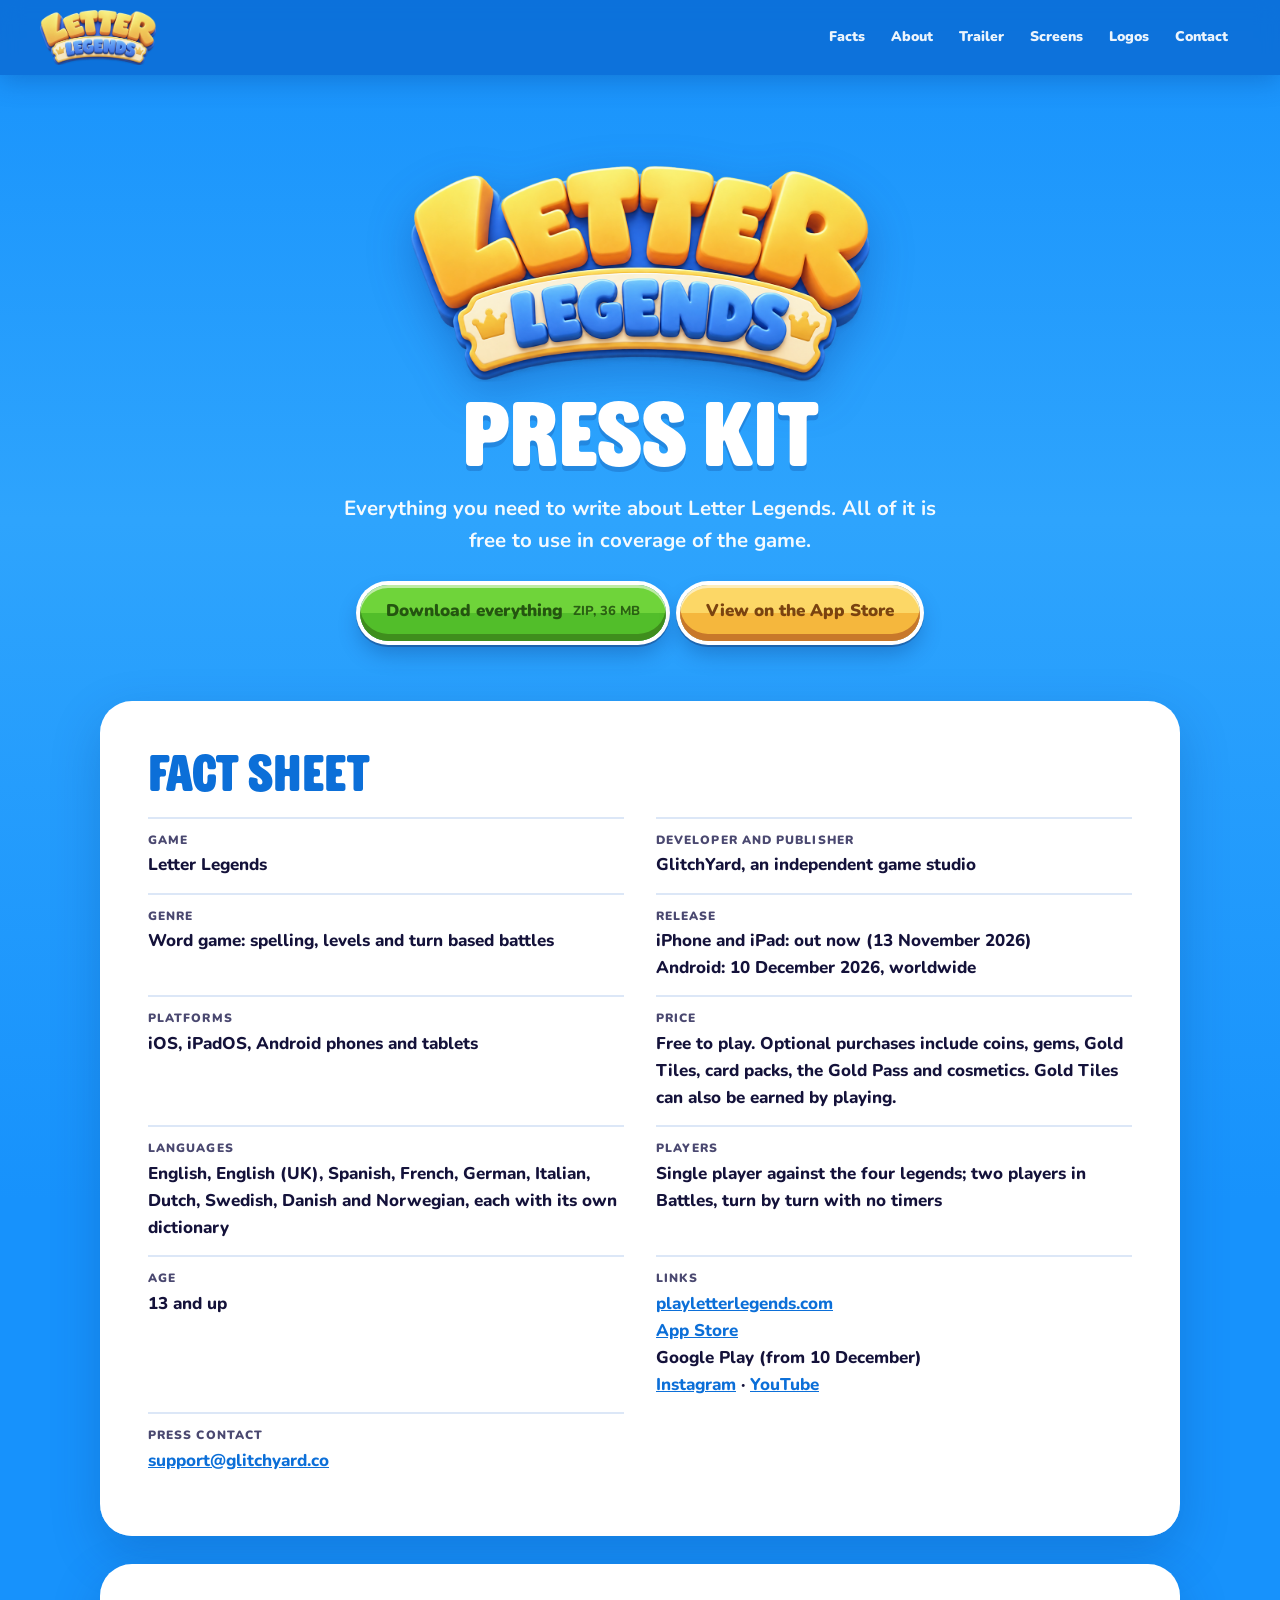
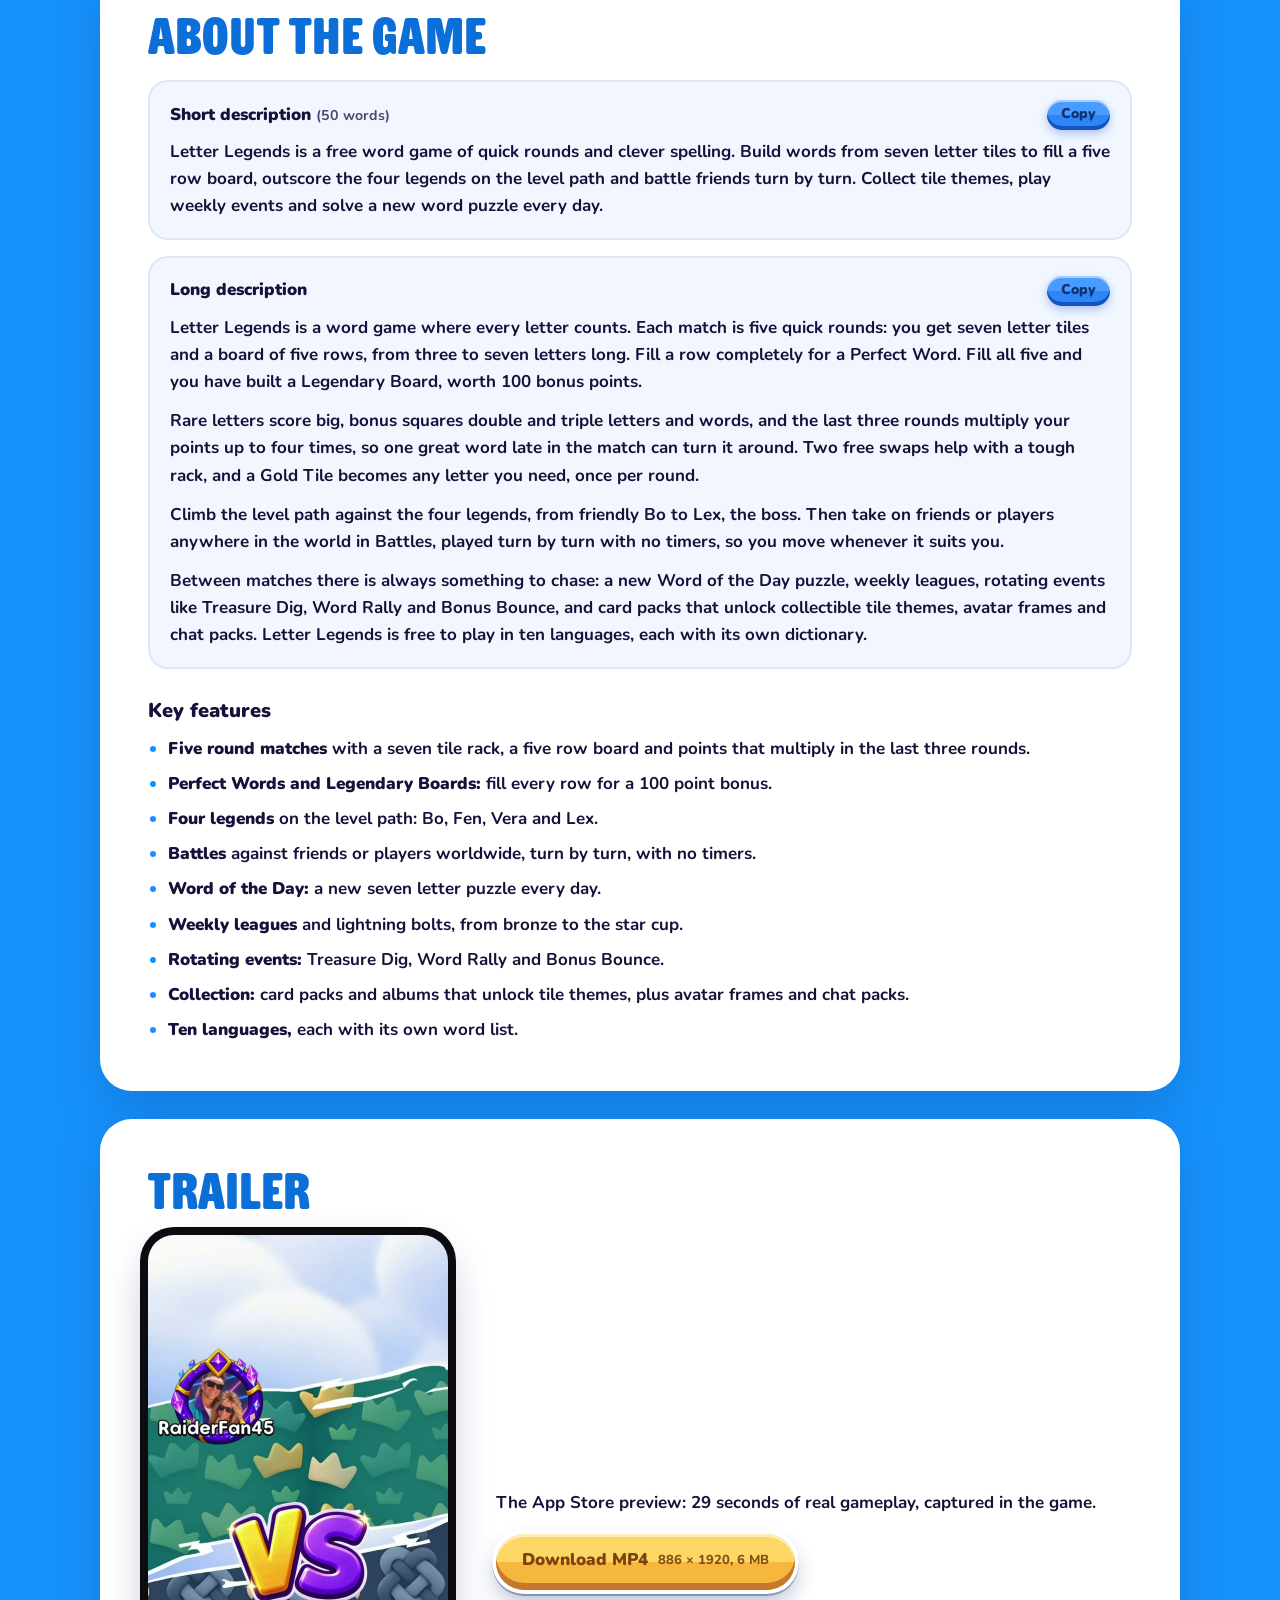
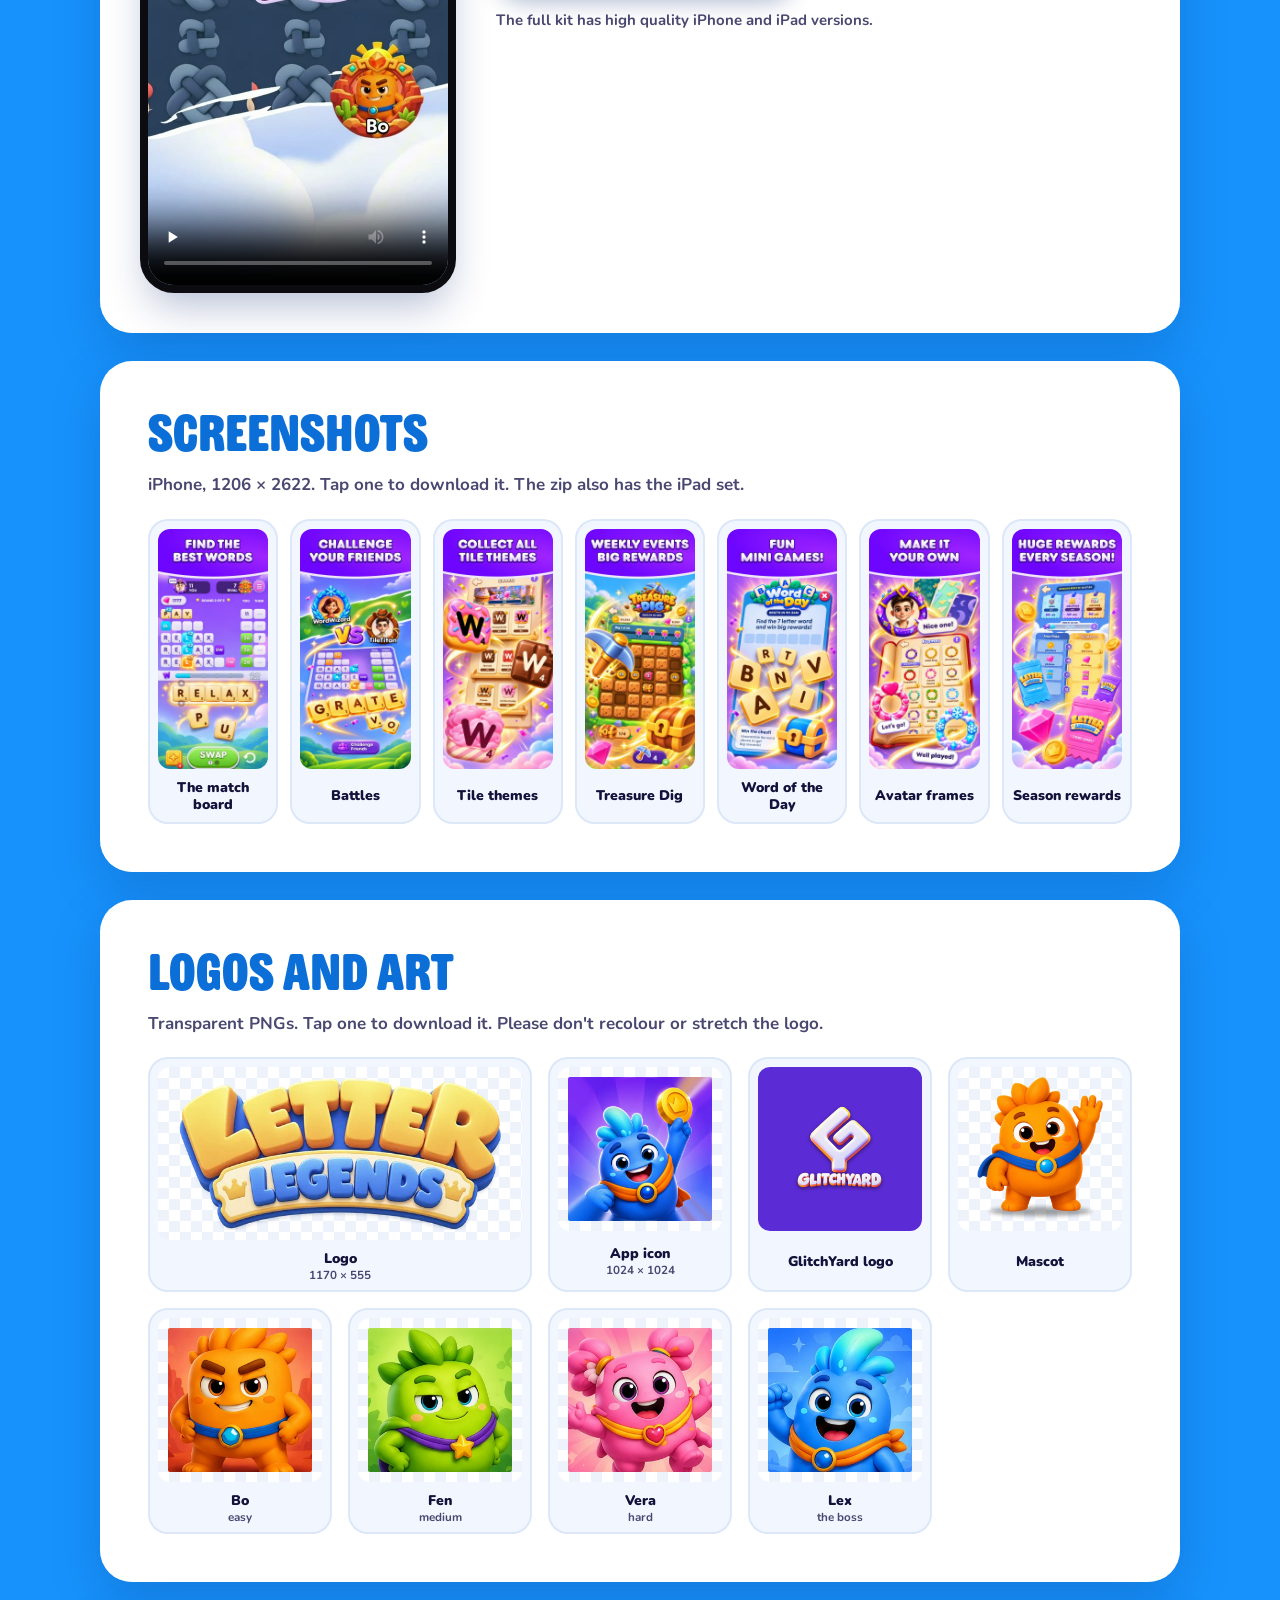
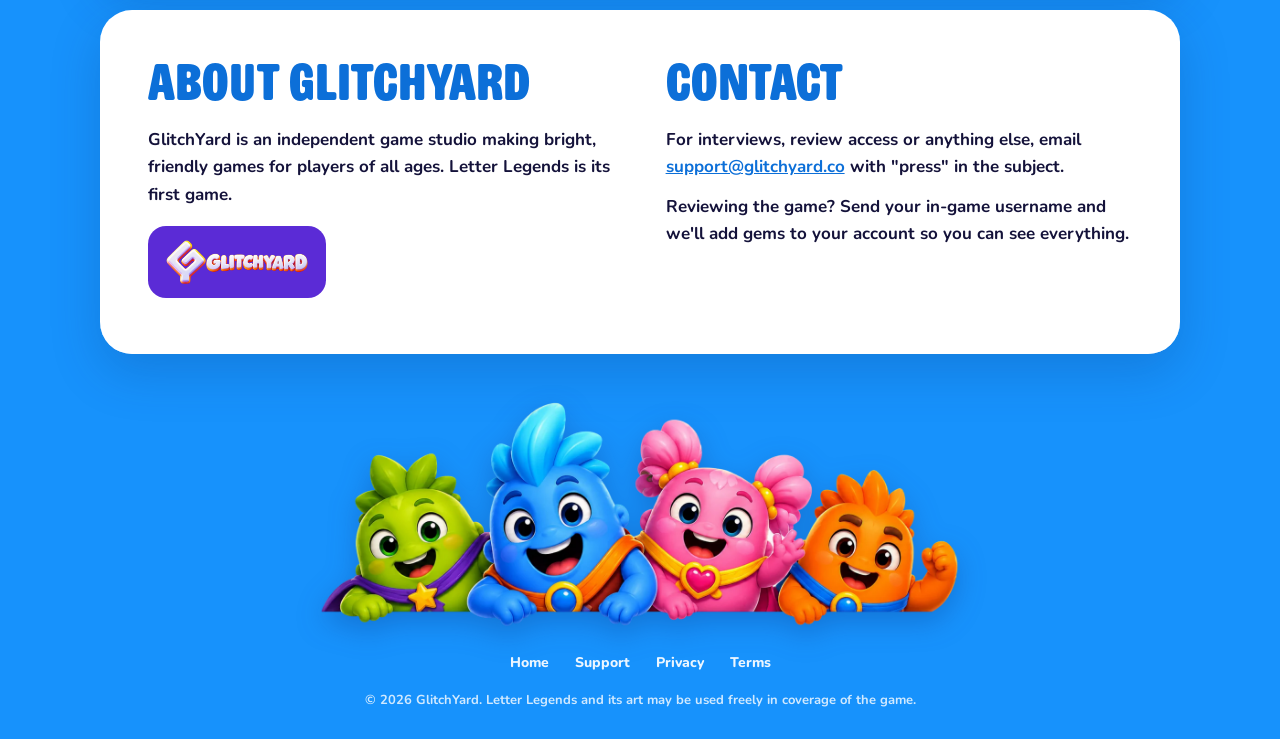
<file: press/index.html>
<!doctype html>
<html lang="en">
<head>
<meta charset="utf-8">
<meta name="viewport" content="width=device-width, initial-scale=1">
<title>Press kit | Letter Legends</title>
<meta name="description" content="The Letter Legends press kit: fact sheet, descriptions, trailer, screenshots, logos and character art, all free to use in coverage of the game.">
<meta name="theme-color" content="#1792FC">
<link rel="canonical" href="https://playletterlegends.com/press/">
<meta property="og:type" content="website">
<meta property="og:url" content="https://playletterlegends.com/press/">
<meta property="og:title" content="Letter Legends press kit">
<meta property="og:description" content="Fact sheet, trailer, screenshots, logos and art for Letter Legends.">
<meta property="og:image" content="https://playletterlegends.com/assets/og.png">
<meta property="og:image:width" content="1200">
<meta property="og:image:height" content="630">
<meta name="twitter:card" content="summary_large_image">
<link rel="icon" href="../assets/favicon.png">
<link rel="apple-touch-icon" href="../assets/app-icon.png">
<link rel="preconnect" href="https://fonts.googleapis.com">
<link rel="preconnect" href="https://fonts.gstatic.com" crossorigin>
<link rel="stylesheet" href="https://fonts.googleapis.com/css2?family=Nunito:wght@600;700;800;900&display=swap">
<link rel="stylesheet" href="press.css">
</head>
<body>
<a class="skip" href="#main">Skip to content</a>

<header class="bar">
  <a class="bar__home" href="../" aria-label="Letter Legends home"><img src="../assets/logo.webp" alt="Letter Legends" width="1200" height="585"></a>
  <nav class="bar__nav" aria-label="Press kit sections">
    <a href="#facts">Facts</a>
    <a href="#about">About</a>
    <a href="#trailer">Trailer</a>
    <a href="#screens">Screens</a>
    <a href="#art">Logos</a>
    <a href="#contact">Contact</a>
  </nav>
</header>

<main id="main">

  <section class="hero" aria-labelledby="hero-h">
    <img class="hero__logo" src="media/art/letter-legends-logo.png" alt="Letter Legends" width="1170" height="555">
    <h1 class="hero__h" id="hero-h">Press kit</h1>
    <p class="hero__lede">Everything you need to write about Letter Legends. All of it is free to use in coverage of the game.</p>
    <div class="hero__cta">
      <a class="btn btn--green" href="media/letter-legends-press-kit.zip" download>Download everything <small>ZIP, 36 MB</small></a>
      <a class="btn btn--orange" href="https://apps.apple.com/app/id6785250916" target="_blank" rel="noopener">View on the App Store</a>
    </div>
  </section>

  <!-- FACT SHEET -->
  <section class="card" id="facts" aria-labelledby="facts-h">
    <h2 class="h2" id="facts-h">Fact sheet</h2>
    <dl class="facts">
      <div><dt>Game</dt><dd>Letter Legends</dd></div>
      <div><dt>Developer and publisher</dt><dd>GlitchYard, an independent game studio</dd></div>
      <div><dt>Genre</dt><dd>Word game: spelling, levels and turn based battles</dd></div>
      <div><dt>Release</dt><dd>iPhone and iPad: out now (13 November 2026)<br>Android: 10 December 2026, worldwide</dd></div>
      <div><dt>Platforms</dt><dd>iOS, iPadOS, Android phones and tablets</dd></div>
      <div><dt>Price</dt><dd>Free to play. Optional purchases include coins, gems, Gold Tiles, card packs, the Gold Pass and cosmetics. Gold Tiles can also be earned by playing.</dd></div>
      <div><dt>Languages</dt><dd>English, English (UK), Spanish, French, German, Italian, Dutch, Swedish, Danish and Norwegian, each with its own dictionary</dd></div>
      <div><dt>Players</dt><dd>Single player against the four legends; two players in Battles, turn by turn with no timers</dd></div>
      <div><dt>Age</dt><dd>13 and up</dd></div>
      <div><dt>Links</dt><dd><a href="https://playletterlegends.com">playletterlegends.com</a><br><a href="https://apps.apple.com/app/id6785250916" target="_blank" rel="noopener">App Store</a><br>Google Play (from 10 December)<br><a href="https://www.instagram.com/letterlegends_official" target="_blank" rel="noopener">Instagram</a> · <a href="https://www.youtube.com/@letterlegends_official" target="_blank" rel="noopener">YouTube</a></dd></div>
      <div><dt>Press contact</dt><dd><a href="mailto:support@glitchyard.co?subject=Letter%20Legends%20press">support@glitchyard.co</a></dd></div>
    </dl>
  </section>

  <!-- ABOUT -->
  <section class="card" id="about" aria-labelledby="about-h">
    <h2 class="h2" id="about-h">About the game</h2>

    <div class="copyblock">
      <div class="copyblock__head"><h3>Short description <small>(50 words)</small></h3><button class="copy" type="button" data-copy="short">Copy</button></div>
      <p id="short">Letter Legends is a free word game of quick rounds and clever spelling. Build words from seven letter tiles to fill a five row board, outscore the four legends on the level path and battle friends turn by turn. Collect tile themes, play weekly events and solve a new word puzzle every day.</p>
    </div>

    <div class="copyblock">
      <div class="copyblock__head"><h3>Long description</h3><button class="copy" type="button" data-copy="long">Copy</button></div>
      <div id="long">
        <p>Letter Legends is a word game where every letter counts. Each match is five quick rounds: you get seven letter tiles and a board of five rows, from three to seven letters long. Fill a row completely for a Perfect Word. Fill all five and you have built a Legendary Board, worth 100 bonus points.</p>
        <p>Rare letters score big, bonus squares double and triple letters and words, and the last three rounds multiply your points up to four times, so one great word late in the match can turn it around. Two free swaps help with a tough rack, and a Gold Tile becomes any letter you need, once per round.</p>
        <p>Climb the level path against the four legends, from friendly Bo to Lex, the boss. Then take on friends or players anywhere in the world in Battles, played turn by turn with no timers, so you move whenever it suits you.</p>
        <p>Between matches there is always something to chase: a new Word of the Day puzzle, weekly leagues, rotating events like Treasure Dig, Word Rally and Bonus Bounce, and card packs that unlock collectible tile themes, avatar frames and chat packs. Letter Legends is free to play in ten languages, each with its own dictionary.</p>
      </div>
    </div>

    <h3 class="h3">Key features</h3>
    <ul class="feats">
      <li><b>Five round matches</b> with a seven tile rack, a five row board and points that multiply in the last three rounds.</li>
      <li><b>Perfect Words and Legendary Boards:</b> fill every row for a 100 point bonus.</li>
      <li><b>Four legends</b> on the level path: Bo, Fen, Vera and Lex.</li>
      <li><b>Battles</b> against friends or players worldwide, turn by turn, with no timers.</li>
      <li><b>Word of the Day:</b> a new seven letter puzzle every day.</li>
      <li><b>Weekly leagues</b> and lightning bolts, from bronze to the star cup.</li>
      <li><b>Rotating events:</b> Treasure Dig, Word Rally and Bonus Bounce.</li>
      <li><b>Collection:</b> card packs and albums that unlock tile themes, plus avatar frames and chat packs.</li>
      <li><b>Ten languages,</b> each with its own word list.</li>
    </ul>
  </section>

  <!-- TRAILER -->
  <section class="card" id="trailer" aria-labelledby="trailer-h">
    <h2 class="h2" id="trailer-h">Trailer</h2>
    <div class="trailer">
      <video controls playsinline preload="none" poster="media/trailer-poster.jpg" width="886" height="1920">
        <source src="media/letter-legends-trailer.mp4" type="video/mp4">
      </video>
      <div class="trailer__side">
        <p>The App Store preview: 29 seconds of real gameplay, captured in the game.</p>
        <a class="btn btn--orange" href="media/letter-legends-trailer.mp4" download>Download MP4 <small>886 × 1920, 6 MB</small></a>
        <p class="note">The full kit has high quality iPhone and iPad versions.</p>
      </div>
    </div>
  </section>

  <!-- SCREENSHOTS -->
  <section class="card" id="screens" aria-labelledby="screens-h">
    <h2 class="h2" id="screens-h">Screenshots</h2>
    <p class="sub">iPhone, 1206 × 2622. Tap one to download it. The zip also has the iPad set.</p>
    <div class="grid grid--shots">
      <a class="tile" href="media/shots/01-find-the-best-words.jpg" download><img src="media/shots/01-find-the-best-words-thumb.webp" alt="A match: spelling RELAX on the board" width="480" height="1044" loading="lazy"><span>The match board</span></a>
      <a class="tile" href="media/shots/02-challenge-your-friends.jpg" download><img src="media/shots/02-challenge-your-friends-thumb.webp" alt="Two players face off in a Battle" width="480" height="1044" loading="lazy"><span>Battles</span></a>
      <a class="tile" href="media/shots/03-collect-tile-themes.jpg" download><img src="media/shots/03-collect-tile-themes-thumb.webp" alt="The Sweets tile theme album" width="480" height="1044" loading="lazy"><span>Tile themes</span></a>
      <a class="tile" href="media/shots/04-weekly-events.jpg" download><img src="media/shots/04-weekly-events-thumb.webp" alt="The Treasure Dig event board" width="480" height="1044" loading="lazy"><span>Treasure Dig</span></a>
      <a class="tile" href="media/shots/05-word-of-the-day.jpg" download><img src="media/shots/05-word-of-the-day-thumb.webp" alt="The Word of the Day puzzle" width="480" height="1044" loading="lazy"><span>Word of the Day</span></a>
      <a class="tile" href="media/shots/06-make-it-your-own.jpg" download><img src="media/shots/06-make-it-your-own-thumb.webp" alt="Avatar frames in the collection" width="480" height="1044" loading="lazy"><span>Avatar frames</span></a>
      <a class="tile" href="media/shots/07-season-rewards.jpg" download><img src="media/shots/07-season-rewards-thumb.webp" alt="The season pass rewards" width="480" height="1044" loading="lazy"><span>Season rewards</span></a>
    </div>
  </section>

  <!-- LOGOS AND ART -->
  <section class="card" id="art" aria-labelledby="art-h">
    <h2 class="h2" id="art-h">Logos and art</h2>
    <p class="sub">Transparent PNGs. Tap one to download it. Please don't recolour or stretch the logo.</p>
    <div class="grid grid--art">
      <a class="tile tile--art tile--wide" href="media/art/letter-legends-logo.png" download><img src="media/art/letter-legends-logo-thumb.webp" alt="The Letter Legends logo" loading="lazy"><span>Logo <small>1170 × 555</small></span></a>
      <a class="tile tile--art" href="media/art/letter-legends-icon-1024.png" download><img src="media/art/letter-legends-icon-1024-thumb.webp" alt="The Letter Legends app icon" loading="lazy"><span>App icon <small>1024 × 1024</small></span></a>
      <a class="tile tile--art tile--dark" href="media/art/glitchyard-logo.png" download><img src="media/art/glitchyard-logo-thumb.webp" alt="The GlitchYard logo" loading="lazy"><span>GlitchYard logo</span></a>
      <a class="tile tile--art" href="media/art/mascot.png" download><img src="media/art/mascot-thumb.webp" alt="The Letter Legends mascot" loading="lazy"><span>Mascot</span></a>
      <a class="tile tile--art" href="media/art/legend-bo.png" download><img src="media/art/legend-bo-thumb.webp" alt="Bo, the first legend" loading="lazy"><span>Bo <small>easy</small></span></a>
      <a class="tile tile--art" href="media/art/legend-fen.png" download><img src="media/art/legend-fen-thumb.webp" alt="Fen, the second legend" loading="lazy"><span>Fen <small>medium</small></span></a>
      <a class="tile tile--art" href="media/art/legend-vera.png" download><img src="media/art/legend-vera-thumb.webp" alt="Vera, the third legend" loading="lazy"><span>Vera <small>hard</small></span></a>
      <a class="tile tile--art" href="media/art/legend-lex.png" download><img src="media/art/legend-lex-thumb.webp" alt="Lex, the boss legend" loading="lazy"><span>Lex <small>the boss</small></span></a>
    </div>
  </section>

  <!-- STUDIO + CONTACT -->
  <section class="card card--split" id="contact" aria-labelledby="contact-h">
    <div>
      <h2 class="h2" id="studio-h">About GlitchYard</h2>
      <p>GlitchYard is an independent game studio making bright, friendly games for players of all ages. Letter Legends is its first game.</p>
      <a class="studio" href="https://glitchyard.co" target="_blank" rel="noopener"><img src="../assets/glitchyard-logo.webp" alt="GlitchYard" width="560" height="173" loading="lazy"></a>
    </div>
    <div>
      <h2 class="h2" id="contact-h">Contact</h2>
      <p>For interviews, review access or anything else, email <a href="mailto:support@glitchyard.co?subject=Letter%20Legends%20press">support@glitchyard.co</a> with "press" in the subject.</p>
      <p>Reviewing the game? Send your in-game username and we'll add gems to your account so you can see everything.</p>
    </div>
  </section>

</main>

<footer class="foot">
  <img class="foot__crew" src="../assets/art/crew.webp" alt="Bo, Fen, Vera and Lex" width="1400" height="512" loading="lazy">
  <nav class="foot__links" aria-label="Help and legal">
    <a href="../">Home</a>
    <a href="https://glitchyard.co/support">Support</a>
    <a href="https://glitchyard.co/privacy">Privacy</a>
    <a href="https://glitchyard.co/terms">Terms</a>
  </nav>
  <p>© 2026 GlitchYard. Letter Legends and its art may be used freely in coverage of the game.</p>
</footer>

<script>
  if ('IntersectionObserver' in window) {
    document.documentElement.classList.add('fx');
    var io = new IntersectionObserver(function (es) {
      es.forEach(function (e) { if (e.isIntersecting) { e.target.classList.add('is-in'); io.unobserve(e.target); } });
    }, { rootMargin: '0px 0px -8% 0px' });
    document.querySelectorAll('.card').forEach(function (c) { io.observe(c); });
  }
  document.querySelectorAll('[data-copy]').forEach(function (b) {
    b.addEventListener('click', function () {
      var el = document.getElementById(b.dataset.copy);
      var text = Array.prototype.map.call(el.querySelectorAll('p').length ? el.querySelectorAll('p') : [el], function (p) { return p.textContent.trim(); }).join('\n\n');
      var done = function () { b.textContent = 'Copied'; b.classList.add('is-done'); setTimeout(function () { b.textContent = 'Copy'; b.classList.remove('is-done'); }, 1600); };
      if (navigator.clipboard) navigator.clipboard.writeText(text).then(done, function () {});
    });
  });
</script>
</body>
</html>
</file>
<file: press/press.css>
/* Letter Legends press kit: the site's sky, Ringold Soft headings, Nunito body, the game's soft bevel buttons. */
@font-face { font-family: 'Ringold'; src: url('../assets/fonts/Ringold-Soft.woff') format('woff'); font-weight: 400; font-display: swap; }
:root {
  --sky: #1792FC; --sky-2: #2EA4FD; --sky-deep: #0C6FD8; --ink: #14123A; --ink-2: #4A4870; --paper: #fff; --mist: #F2F7FF; --line: #DCE7F7;
  --head: 'Ringold', 'Anton', Impact, sans-serif;
  --body: 'Nunito', system-ui, -apple-system, 'Segoe UI', sans-serif;
  --gut: clamp(16px, 3.4vw, 40px); --max: 1080px;
}
*, *::before, *::after { box-sizing: border-box; }
html { -webkit-text-size-adjust: 100%; scroll-behavior: smooth; scroll-padding-top: 84px; }
@media (prefers-reduced-motion: reduce) { html { scroll-behavior: auto; } }
body { margin: 0; background: linear-gradient(180deg, var(--sky) 0, var(--sky-2) 520px, var(--sky) 1200px) var(--sky); color: var(--paper); font: 700 17px/1.6 var(--body); -webkit-font-smoothing: antialiased; overflow-x: hidden; }
img, video { display: block; max-width: 100%; height: auto; }
a { color: inherit; }
h1, h2, h3, p, dl, dd, ul, figure { margin: 0; }
.skip { position: absolute; left: -9999px; top: 8px; z-index: 100; padding: 10px 16px; border-radius: 10px; background: var(--paper); color: var(--ink); font-weight: 900; }
.skip:focus { left: 12px; }
:focus-visible { outline: 3px solid #FFC63B; outline-offset: 3px; border-radius: 8px; }

/* ── top bar ── */
.bar { position: sticky; top: 0; z-index: 20; display: flex; align-items: center; justify-content: space-between; gap: 16px; padding: 10px var(--gut);
  background: rgba(12,111,216,.92); backdrop-filter: blur(10px); -webkit-backdrop-filter: blur(10px); box-shadow: 0 6px 24px rgba(5,40,110,.25); }
.bar__home img { width: 116px; transition: transform .2s cubic-bezier(.3,1.6,.5,1); }
.bar__home:hover img { transform: scale(1.05) rotate(-2deg); }
.bar__nav { display: flex; gap: 2px; overflow-x: auto; scrollbar-width: none; }
.bar__nav::-webkit-scrollbar { display: none; }
.bar__nav a { padding: 8px 12px; border-radius: 10px; text-decoration: none; font: 900 14px/1 var(--body); white-space: nowrap; opacity: .92; }
.bar__nav a:hover { background: rgba(255,255,255,.16); opacity: 1; }

/* ── hero ── */
.hero { max-width: var(--max); margin: 0 auto; padding: clamp(40px, 7vw, 90px) var(--gut) clamp(36px, 5vw, 60px); text-align: center; display: flex; flex-direction: column; align-items: center; }
.hero__logo { width: min(460px, 82vw); filter: drop-shadow(0 14px 22px rgba(10,50,140,.3)); }
.hero__h { margin-top: 10px; font: 400 clamp(46px, 7vw, 92px)/.95 var(--head); text-transform: uppercase; text-shadow: 0 5px 0 rgba(10,60,140,.25); }
.hero__lede { max-width: 30em; margin-top: 14px; font-size: clamp(17px, 1.6vw, 21px); opacity: .95; }
.hero__cta { display: flex; flex-wrap: wrap; justify-content: center; gap: 14px; margin-top: 28px; }
@media (prefers-reduced-motion: no-preference) {
  .hero__logo { animation: pop .9s cubic-bezier(.3,1.5,.5,1) both; }
  .hero__h, .hero__lede, .hero__cta { animation: rise .8s cubic-bezier(.2,.9,.25,1) both; }
  .hero__h { animation-delay: .12s; } .hero__lede { animation-delay: .22s; } .hero__cta { animation-delay: .32s; }
}
@keyframes pop { from { opacity: 0; transform: scale(.7) translateY(24px); } }
@keyframes rise { from { opacity: 0; transform: translateY(26px); } }

/* ── buttons: the game's soft bevel (split face, shine, chunky lip, white ring) ── */
.btn { position: relative; display: inline-flex; align-items: center; justify-content: center; gap: 10px; min-height: 56px; padding: 12px 26px 16px; border-radius: 999px; text-decoration: none; white-space: nowrap;
  font: 900 17px/1.1 var(--body); color: var(--label); text-shadow: none;
  background: linear-gradient(180deg, var(--top) 0 50%, var(--bot) 50% 100%);
  box-shadow: inset 0 3px 0 rgba(255,255,255,.55), inset 0 -7px 0 var(--lip), 0 0 0 4px #fff, 0 2px 0 4px rgba(20,40,90,.35), 0 12px 22px rgba(5,40,110,.32);
  transition: transform .18s cubic-bezier(.3,1.6,.5,1), box-shadow .18s; }
.btn small { font-weight: 800; font-size: 13px; opacity: .9; }
.btn:hover { transform: translateY(-2px); }
.btn:active { transform: translateY(3px); box-shadow: inset 0 3px 0 rgba(255,255,255,.55), inset 0 -3px 0 var(--lip), 0 0 0 4px #fff, 0 1px 0 4px rgba(20,40,90,.35), 0 6px 12px rgba(5,40,110,.3); }
/* label = a darker shade of the button's darkest colour (its lip) */
.btn--green { --top: #6FD43A; --bot: #52BE2A; --lip: #3F8E1D; --label: #245510; }
.btn--orange { --top: #FCD766; --bot: #F5B73D; --lip: #C8782A; --label: #7A4310; }

/* ── cards ── */
.card { max-width: var(--max); margin: 0 auto 28px; padding: clamp(24px, 4vw, 48px); border-radius: 32px; background: var(--paper); color: var(--ink);
  box-shadow: 0 -2px 0 rgba(255,255,255,.6) inset, 0 18px 50px rgba(8,50,120,.22); }
@media (max-width: 1140px) { .card { margin-left: var(--gut); margin-right: var(--gut); } }
/* in-view fade: JS adds .fx (so no-JS shows everything), then .is-in as each card scrolls in */
@media (prefers-reduced-motion: no-preference) {
  .fx .card { opacity: 0; transform: translateY(34px); transition: opacity .7s cubic-bezier(.2,.9,.25,1), transform .8s cubic-bezier(.2,.9,.25,1); }
  .fx .card.is-in { opacity: 1; transform: none; }
}
.h2 { margin-bottom: 18px; font: 400 clamp(32px, 4vw, 50px)/1 var(--head); text-transform: uppercase; color: var(--sky-deep); }
.h3 { margin: 30px 0 12px; font: 900 20px/1.2 var(--body); }
.sub { margin: -6px 0 20px; color: var(--ink-2); }
.card a:not(.btn):not(.tile):not(.studio) { color: var(--sky-deep); }

/* fact sheet */
.facts { display: grid; grid-template-columns: repeat(2, 1fr); gap: 0 32px; }
.facts > div { padding: 14px 0; border-top: 2px solid var(--line); }
.facts dt { font: 900 12px/1.2 var(--body); text-transform: uppercase; letter-spacing: .09em; color: var(--ink-2); }
.facts dd { margin-top: 4px; font-weight: 800; }
@media (max-width: 720px) { .facts { grid-template-columns: 1fr; } }

/* descriptions */
.copyblock { padding: 20px 22px; border-radius: 20px; background: var(--mist); box-shadow: inset 0 0 0 2px var(--line); }
.copyblock + .copyblock { margin-top: 16px; }
.copyblock__head { display: flex; align-items: center; justify-content: space-between; gap: 12px; margin-bottom: 8px; }
.copyblock h3 { font: 900 17px/1.2 var(--body); }
.copyblock h3 small { font-weight: 700; color: var(--ink-2); }
.copyblock p { font-weight: 700; }
.copyblock p + p { margin-top: 12px; }
.copy { flex: none; padding: 7px 14px 9px; border: 0; border-radius: 999px; cursor: pointer; font: 900 14px/1 var(--body); color: #0B3378;
  background: linear-gradient(180deg, #4A9BFF 0 50%, #2E86F5 50%); box-shadow: inset 0 2px 0 rgba(255,255,255,.5), inset 0 -4px 0 #1553C5, 0 4px 10px rgba(21,83,197,.3);
  transition: transform .15s cubic-bezier(.3,1.6,.5,1); }
.copy:hover { transform: translateY(-1px); }
.copy:active { transform: translateY(2px); }
.copy.is-done { color: #245510; background: linear-gradient(180deg, #6FD43A 0 50%, #52BE2A 50%); box-shadow: inset 0 2px 0 rgba(255,255,255,.5), inset 0 -4px 0 #3F8E1D, 0 4px 10px rgba(63,142,29,.3); }
.feats { padding-left: 1.2em; display: grid; gap: 8px; }
.feats li::marker { color: var(--sky); }
.feats b { font-weight: 900; }

/* trailer */
.trailer { display: grid; grid-template-columns: minmax(0, 300px) 1fr; gap: clamp(20px, 4vw, 48px); align-items: center; }
.trailer video { width: 100%; aspect-ratio: 886 / 1920; border-radius: 26px; background: #0B0B10; box-shadow: 0 0 0 8px #0B0B10, 0 20px 40px rgba(10,40,110,.3); }
.trailer__side { display: grid; gap: 18px; justify-items: start; }
.note { color: var(--ink-2); font-size: 15px; }
@media (max-width: 640px) { .trailer { grid-template-columns: 1fr; justify-items: center; } .trailer video { max-width: 280px; } .trailer__side { justify-items: center; text-align: center; } }

/* download grids */
.grid { display: grid; gap: 16px; }
/* seven screenshots: one row of seven on wide screens, a swipeable strip below that (never an orphan row) */
.grid--shots { grid-template-columns: repeat(7, 1fr); gap: 12px; }
@media (max-width: 900px) {
  .grid--shots { grid-template-columns: none; grid-auto-flow: column; grid-auto-columns: minmax(150px, 38%); overflow-x: auto; scroll-snap-type: x mandatory;
    margin: 0 calc(-1 * clamp(24px, 4vw, 48px)); padding: 4px clamp(24px, 4vw, 48px) 14px; scroll-padding: 0 clamp(24px, 4vw, 48px); }
  .grid--shots .tile { scroll-snap-align: start; }
}
.grid--art { grid-template-columns: repeat(auto-fill, minmax(170px, 1fr)); }
@media (max-width: 560px) { .grid--art { grid-template-columns: 1fr 1fr; gap: 10px; } }
.tile { display: grid; gap: 10px; padding: 10px; border-radius: 20px; text-decoration: none; background: var(--mist); box-shadow: inset 0 0 0 2px var(--line);
  transition: transform .2s cubic-bezier(.3,1.6,.5,1), box-shadow .2s; }
.tile:hover { transform: translateY(-4px); box-shadow: inset 0 0 0 2px #9CC6F5, 0 14px 26px rgba(10,60,150,.16); }
.tile img { width: 100%; border-radius: 12px; }
.tile span { font: 900 14px/1.25 var(--body); color: var(--ink); text-align: center; }
.tile span small { display: block; font-weight: 700; color: var(--ink-2); }
.tile--art img { aspect-ratio: 1; object-fit: contain; padding: 10px; border-radius: 12px;
  background: conic-gradient(#EEF3FB 25%, #fff 0 50%, #EEF3FB 0 75%, #fff 0) 0 0 / 22px 22px; }
/* GlitchYard's brand violet (glitchyard.co --violet) behind the studio logo */
.tile--dark img { background: #5B2BD6; }
.tile--wide { grid-column: span 2; }
.tile--wide img { aspect-ratio: 2.1; }
@media (max-width: 560px) { .tile--wide img { aspect-ratio: 2.1; } }

/* studio + contact */
.card--split { display: grid; grid-template-columns: 1fr 1fr; gap: clamp(24px, 4vw, 56px); }
.card--split p + p { margin-top: 12px; }
.studio { display: inline-block; margin-top: 18px; padding: 14px 18px; border-radius: 18px; background: #5B2BD6; transition: transform .2s cubic-bezier(.3,1.6,.5,1); }
.studio:hover { transform: translateY(-3px); }
.studio img { height: 44px; width: auto; }
@media (max-width: 720px) { .card--split { grid-template-columns: 1fr; } }

/* footer */
.foot { margin-top: 40px; padding: 0 var(--gut) 28px; text-align: center; }
.foot__crew { width: min(640px, 88vw); margin: 0 auto; filter: drop-shadow(0 10px 14px rgba(10,50,130,.3)); }
.foot__links { display: flex; flex-wrap: wrap; justify-content: center; gap: 4px 6px; margin: 18px 0 10px; }
.foot__links a { padding: 6px 10px; border-radius: 8px; text-decoration: none; font-weight: 800; font-size: 14px; opacity: .92; }
.foot__links a:hover { background: rgba(255,255,255,.15); opacity: 1; }
.foot p { font-size: 13px; opacity: .8; }

@media (max-width: 560px) {
  .bar { flex-wrap: wrap; justify-content: center; padding-bottom: 6px; }
  .bar__home img { width: 96px; }
  .bar__nav { width: 100%; justify-content: center; }
  .bar__nav a { padding: 7px 9px; font-size: 13px; }
  html { scroll-padding-top: 110px; }
  .btn { white-space: normal; text-align: center; }
}
</file>
